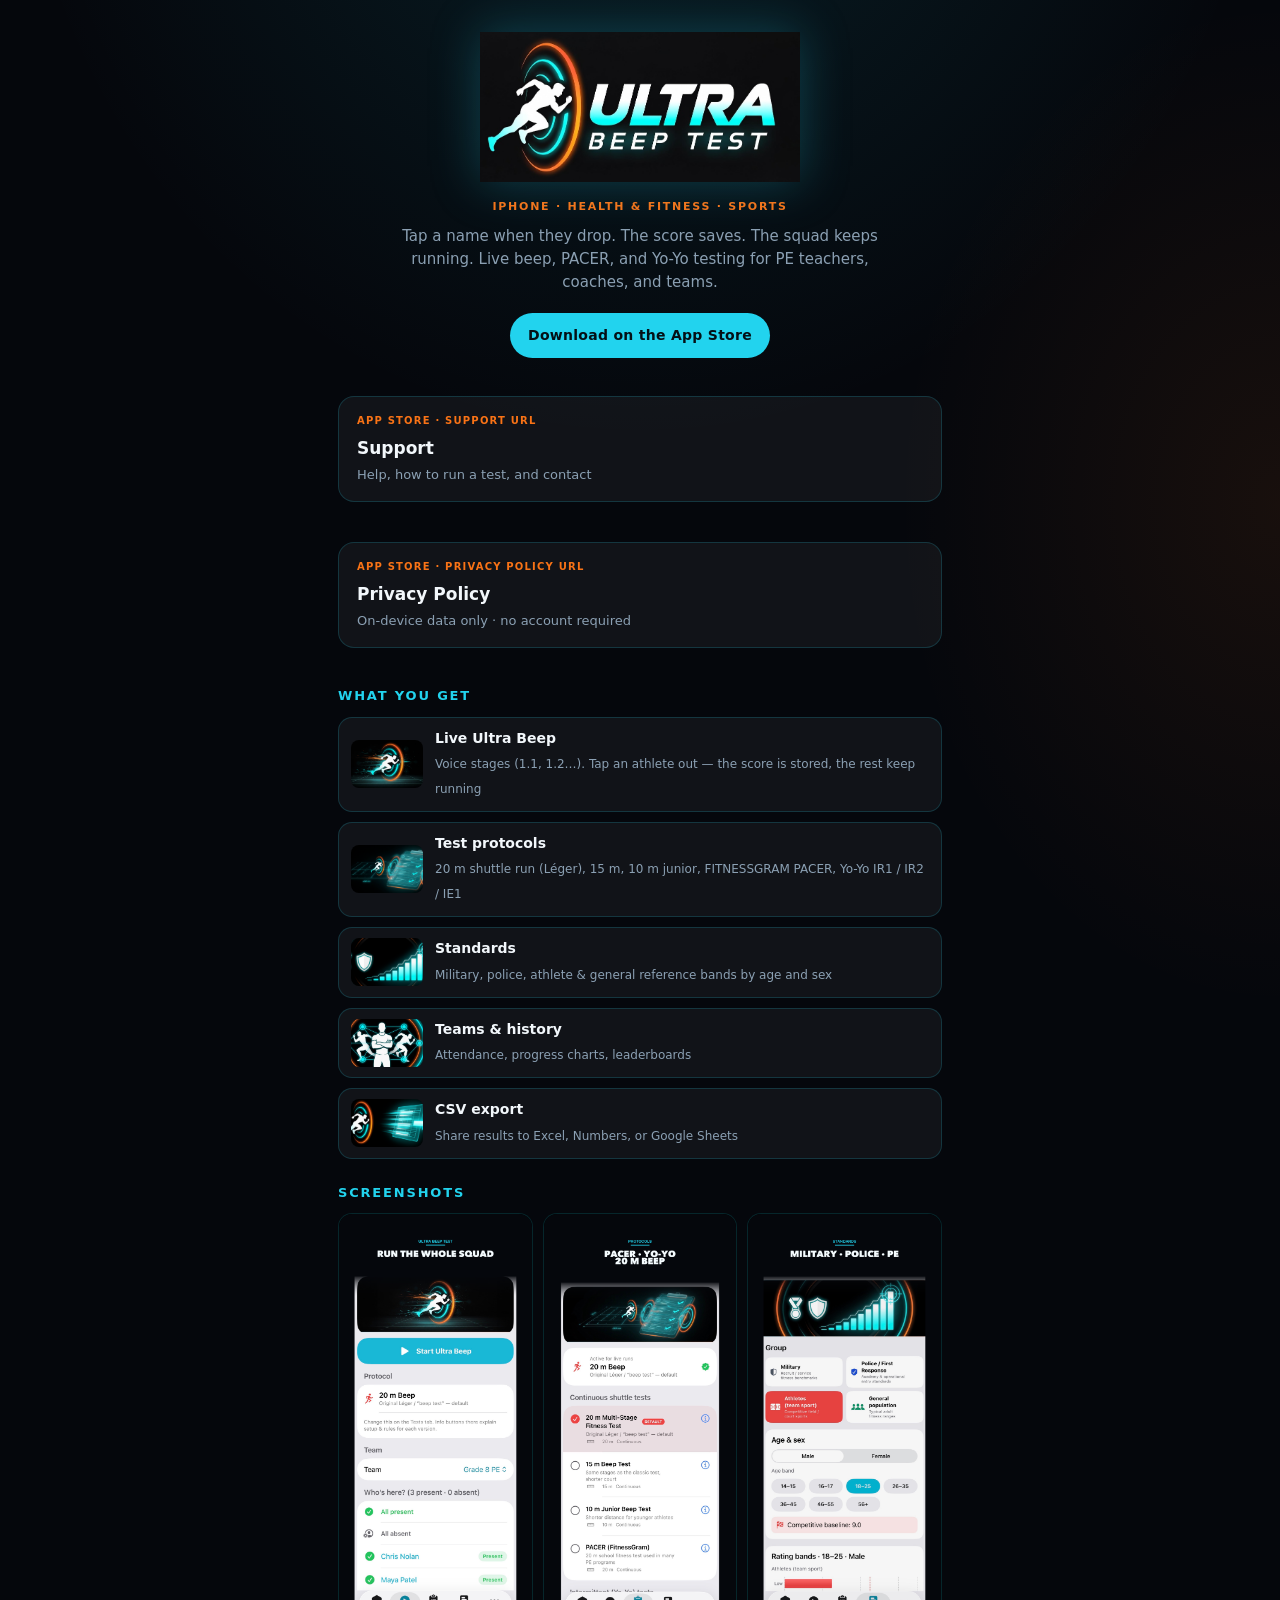
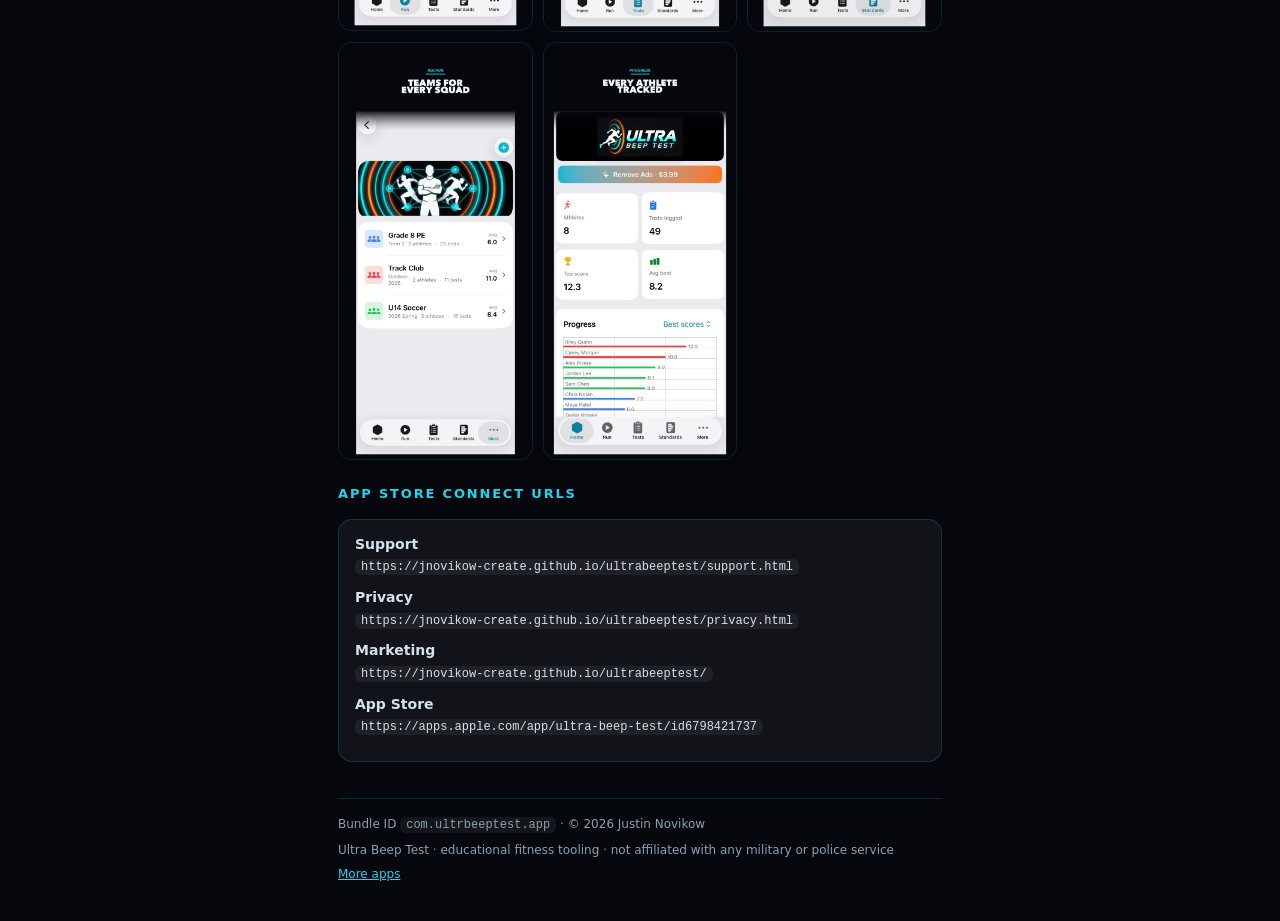
<file: index.html>
<!DOCTYPE html>
<html lang="en">
<head>
  <meta charset="UTF-8" />
  <meta name="viewport" content="width=device-width, initial-scale=1, viewport-fit=cover" />
  <meta name="theme-color" content="#05070c" />
  <title>Ultra Beep Test — live shuttle run for teams</title>
  <meta name="description" content="Live beep / bleep / PACER / Yo-Yo test for iPhone. Tap athletes out, voice stages, teams, standards, CSV. Built for PE teachers and coaches." />
  <link rel="icon" href="icon.png" type="image/png" />
  <link rel="apple-touch-icon" href="icon-512.png" />
  <meta property="og:title" content="Ultra Beep Test — live shuttle run for teams" />
  <meta property="og:description" content="Tap a name when they drop. The score saves. The squad keeps running." />
  <meta property="og:image" content="logo.png" />
  <link rel="stylesheet" href="styles.css" />
</head>
<body>
  <header class="hero">
    <img class="logo" src="logo.png" width="320" height="auto" alt="Ultra Beep Test" />
    <p class="eyebrow">iPhone · Health &amp; Fitness · Sports</p>
    <h1 class="visually-hidden">Ultra Beep Test</h1>
    <p class="lede">
      Tap a name when they drop. The score saves. The squad keeps running.
      Live beep, PACER, and Yo-Yo testing for PE teachers, coaches, and teams.
    </p>
    <p class="cta-wrap">
      <a class="cta" href="https://apps.apple.com/app/ultra-beep-test/id6798421737">Download on the App Store</a>
    </p>
  </header>

  <nav class="cards" aria-label="App Store required pages">
    <a class="card link-card" href="support.html">
      <span class="card-kicker">App Store · Support URL</span>
      <strong>Support</strong>
      <span class="card-desc">Help, how to run a test, and contact</span>
    </a>
    <a class="card link-card" href="privacy.html">
      <span class="card-kicker">App Store · Privacy Policy URL</span>
      <strong>Privacy Policy</strong>
      <span class="card-desc">On-device data only · no account required</span>
    </a>
  </nav>

  <h2>What you get</h2>
  <div class="features">
    <div class="feature">
      <img src="hero-run.png" alt="" />
      <div>
        <strong>Live Ultra Beep</strong>
        <span>Voice stages (1.1, 1.2…). Tap an athlete out — the score is stored, the rest keep running</span>
      </div>
    </div>
    <div class="feature">
      <img src="hero-tests.png" alt="" />
      <div>
        <strong>Test protocols</strong>
        <span>20 m shuttle run (Léger), 15 m, 10 m junior, FITNESSGRAM PACER, Yo-Yo IR1 / IR2 / IE1</span>
      </div>
    </div>
    <div class="feature">
      <img src="hero-standards.png" alt="" />
      <div>
        <strong>Standards</strong>
        <span>Military, police, athlete &amp; general reference bands by age and sex</span>
      </div>
    </div>
    <div class="feature">
      <img src="hero-teams.png" alt="" />
      <div>
        <strong>Teams &amp; history</strong>
        <span>Attendance, progress charts, leaderboards</span>
      </div>
    </div>
    <div class="feature">
      <img src="hero-export.png" alt="" />
      <div>
        <strong>CSV export</strong>
        <span>Share results to Excel, Numbers, or Google Sheets</span>
      </div>
    </div>
  </div>

  <section class="shots" aria-label="Screenshots">
    <h2>Screenshots</h2>
    <div class="shot-grid">
      <img src="aso-1.png" alt="Run the whole squad — Start Ultra Beep" loading="lazy" />
      <img src="aso-2.png" alt="PACER, Yo-Yo, and 20 m beep protocols" loading="lazy" />
      <img src="aso-3.png" alt="Military, police, and PE standards" loading="lazy" />
      <img src="aso-4.png" alt="Teams for every squad" loading="lazy" />
      <img src="aso-5.png" alt="Every athlete tracked" loading="lazy" />
    </div>
  </section>

  <h2>App Store Connect URLs</h2>
  <div class="card urls">
    <p><strong>Support</strong><br /><code>https://jnovikow-create.github.io/ultrabeeptest/support.html</code></p>
    <p><strong>Privacy</strong><br /><code>https://jnovikow-create.github.io/ultrabeeptest/privacy.html</code></p>
    <p><strong>Marketing</strong><br /><code>https://jnovikow-create.github.io/ultrabeeptest/</code></p>
    <p><strong>App Store</strong><br /><code>https://apps.apple.com/app/ultra-beep-test/id6798421737</code></p>
  </div>

  <footer class="foot">
    <p>Bundle ID <code>com.ultrbeeptest.app</code> · © 2026 Justin Novikow</p>
    <p>Ultra Beep Test · educational fitness tooling · not affiliated with any military or police service</p>
    <p><a href="https://jnovikow-create.github.io/">More apps</a></p>
  </footer>
</body>
</html>
</file>
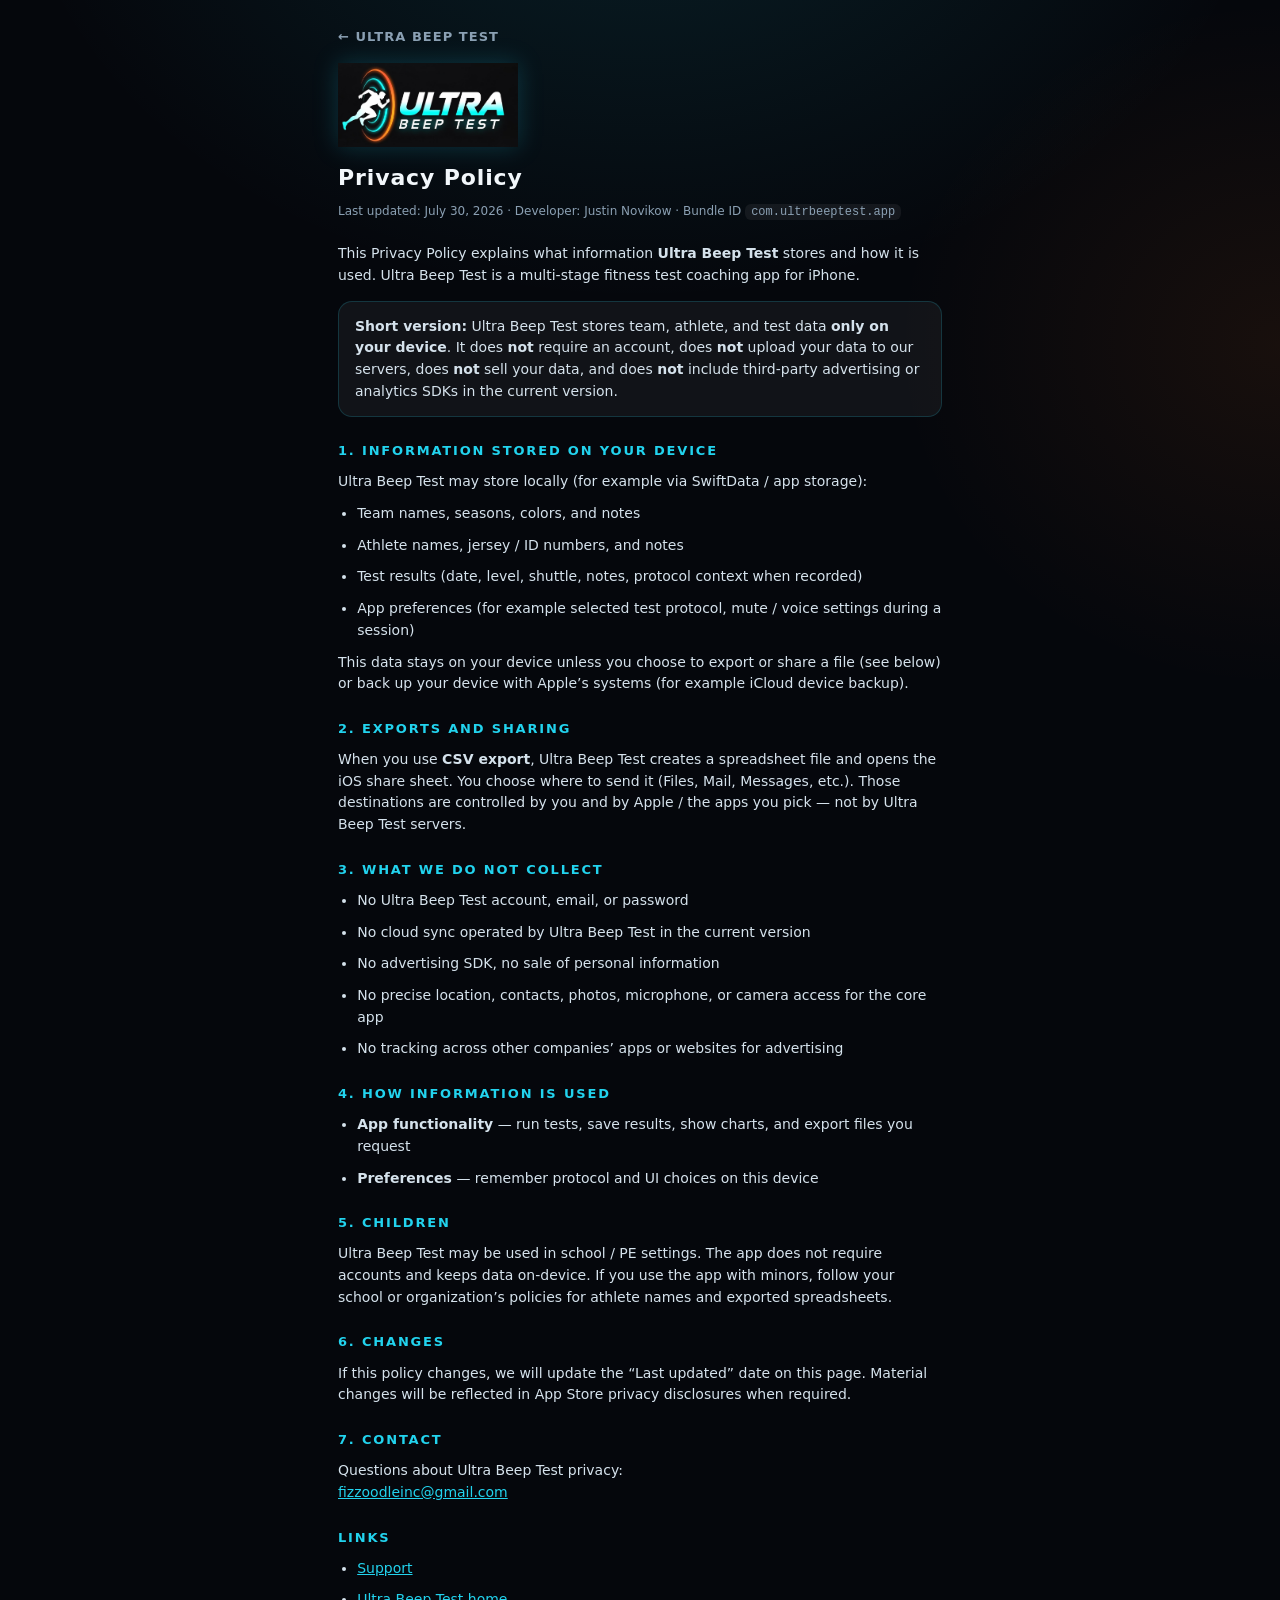
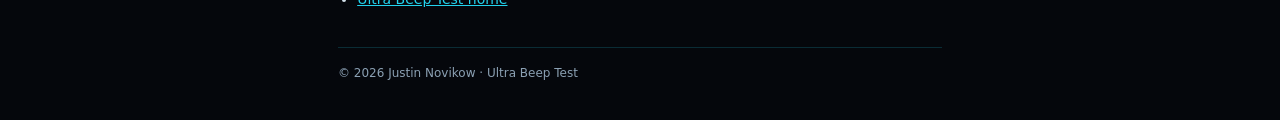
<file: privacy.html>
<!DOCTYPE html>
<html lang="en">
<head>
  <meta charset="UTF-8" />
  <meta name="viewport" content="width=device-width, initial-scale=1, viewport-fit=cover" />
  <meta name="theme-color" content="#05070c" />
  <title>Ultra Beep Test — Privacy Policy</title>
  <meta name="description" content="Privacy policy for Ultra Beep Test (com.ultrbeeptest.app)." />
  <link rel="icon" href="icon.png" type="image/png" />
  <link rel="stylesheet" href="styles.css" />
</head>
<body>
  <a class="back" href="index.html">← Ultra Beep Test</a>
  <img class="logo logo-sm" src="logo.png" width="180" height="auto" alt="Ultra Beep Test" />
  <h1>Privacy Policy</h1>
  <p class="meta">Last updated: July 30, 2026 · Developer: Justin Novikow · Bundle ID <code>com.ultrbeeptest.app</code></p>

  <p>
    This Privacy Policy explains what information <strong>Ultra Beep Test</strong> stores and how it is used.
    Ultra Beep Test is a multi-stage fitness test coaching app for iPhone.
  </p>

  <div class="card">
    <p style="margin:0">
      <strong>Short version:</strong> Ultra Beep Test stores team, athlete, and test data
      <strong>only on your device</strong>. It does <strong>not</strong> require an account,
      does <strong>not</strong> upload your data to our servers, does <strong>not</strong> sell your data,
      and does <strong>not</strong> include third-party advertising or analytics SDKs in the current version.
    </p>
  </div>

  <h2>1. Information stored on your device</h2>
  <p>Ultra Beep Test may store locally (for example via SwiftData / app storage):</p>
  <ul>
    <li>Team names, seasons, colors, and notes</li>
    <li>Athlete names, jersey / ID numbers, and notes</li>
    <li>Test results (date, level, shuttle, notes, protocol context when recorded)</li>
    <li>App preferences (for example selected test protocol, mute / voice settings during a session)</li>
  </ul>
  <p>
    This data stays on your device unless you choose to export or share a file (see below)
    or back up your device with Apple’s systems (for example iCloud device backup).
  </p>

  <h2>2. Exports and sharing</h2>
  <p>
    When you use <strong>CSV export</strong>, Ultra Beep Test creates a spreadsheet file and opens the
    iOS share sheet. You choose where to send it (Files, Mail, Messages, etc.).
    Those destinations are controlled by you and by Apple / the apps you pick — not by Ultra Beep Test servers.
  </p>

  <h2>3. What we do not collect</h2>
  <ul>
    <li>No Ultra Beep Test account, email, or password</li>
    <li>No cloud sync operated by Ultra Beep Test in the current version</li>
    <li>No advertising SDK, no sale of personal information</li>
    <li>No precise location, contacts, photos, microphone, or camera access for the core app</li>
    <li>No tracking across other companies’ apps or websites for advertising</li>
  </ul>

  <h2>4. How information is used</h2>
  <ul>
    <li><strong>App functionality</strong> — run tests, save results, show charts, and export files you request</li>
    <li><strong>Preferences</strong> — remember protocol and UI choices on this device</li>
  </ul>

  <h2>5. Children</h2>
  <p>
    Ultra Beep Test may be used in school / PE settings. The app does not require accounts and keeps
    data on-device. If you use the app with minors, follow your school or organization’s policies for
    athlete names and exported spreadsheets.
  </p>

  <h2>6. Changes</h2>
  <p>
    If this policy changes, we will update the “Last updated” date on this page.
    Material changes will be reflected in App Store privacy disclosures when required.
  </p>

  <h2>7. Contact</h2>
  <p>
    Questions about Ultra Beep Test privacy:<br />
    <a href="mailto:fizzoodleinc@gmail.com?subject=Ultra%20Beep%20Test%20Privacy">fizzoodleinc@gmail.com</a>
  </p>

  <h2>Links</h2>
  <ul>
    <li><a href="support.html">Support</a></li>
    <li><a href="index.html">Ultra Beep Test home</a></li>
  </ul>

  <footer class="foot">
    <p>© 2026 Justin Novikow · Ultra Beep Test</p>
  </footer>
</body>
</html>
</file>
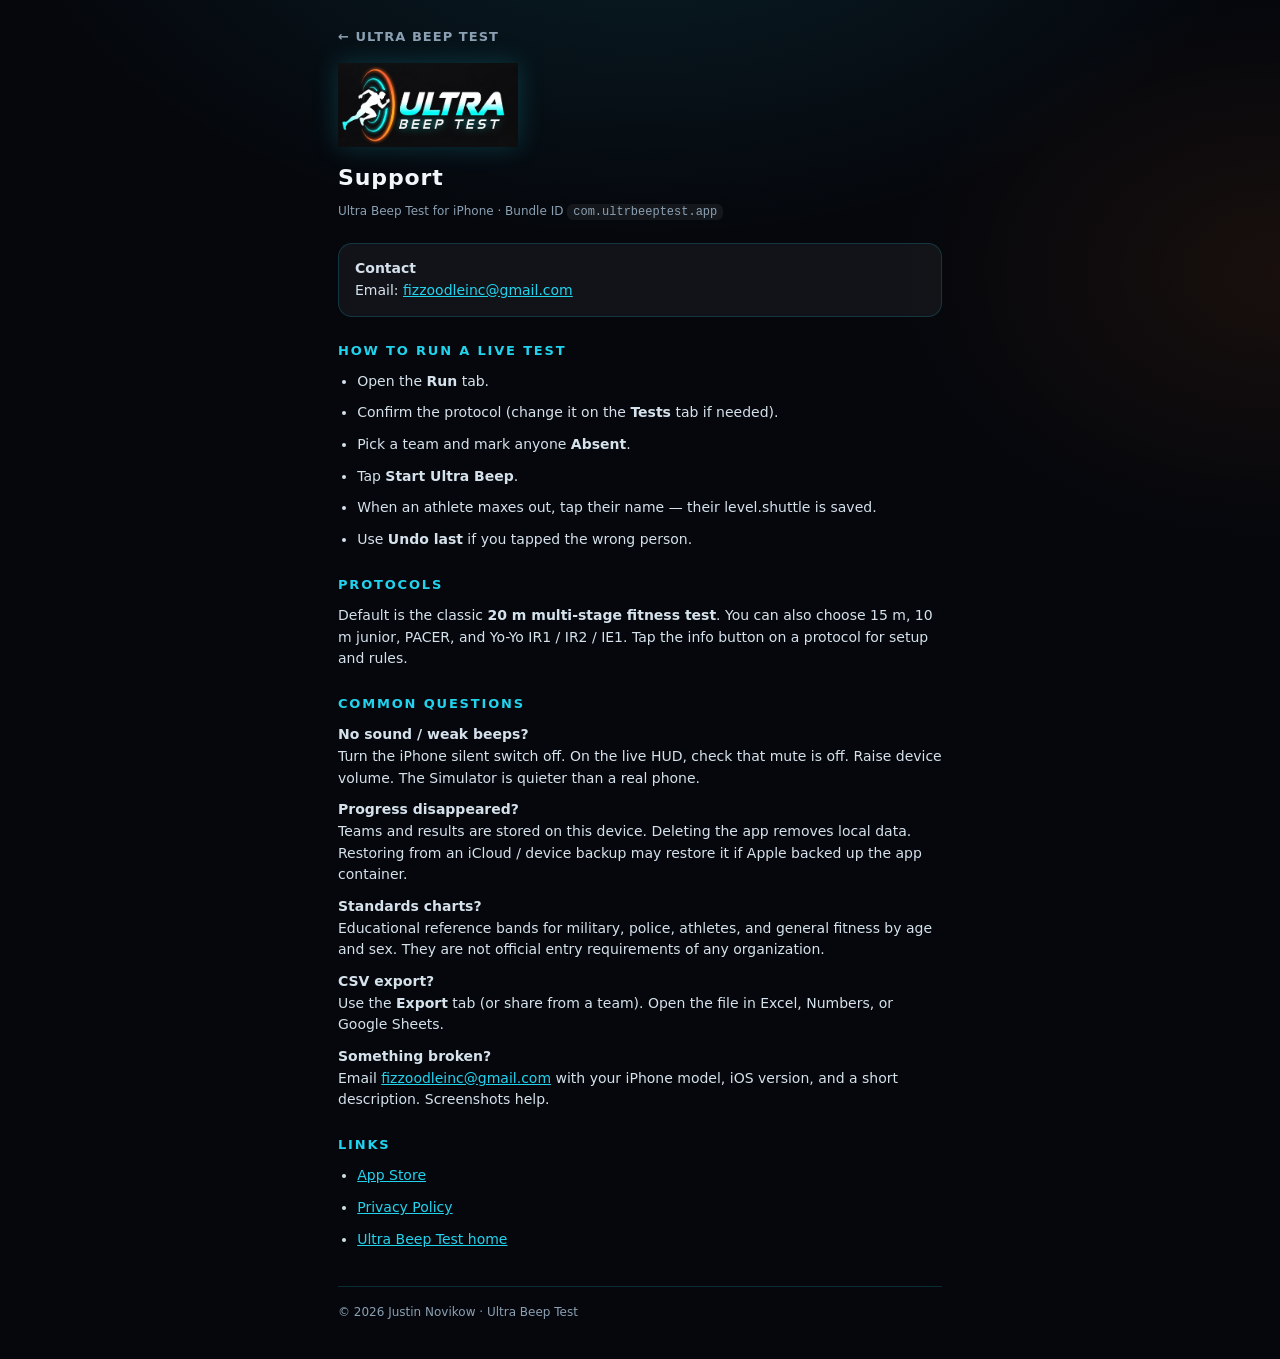
<file: support.html>
<!DOCTYPE html>
<html lang="en">
<head>
  <meta charset="UTF-8" />
  <meta name="viewport" content="width=device-width, initial-scale=1, viewport-fit=cover" />
  <meta name="theme-color" content="#05070c" />
  <title>Ultra Beep Test — Support</title>
  <meta name="description" content="Ultra Beep Test support and contact." />
  <link rel="icon" href="icon.png" type="image/png" />
  <link rel="stylesheet" href="styles.css" />
</head>
<body>
  <a class="back" href="index.html">← Ultra Beep Test</a>
  <img class="logo logo-sm" src="logo.png" width="180" height="auto" alt="Ultra Beep Test" />
  <h1>Support</h1>
  <p class="meta">Ultra Beep Test for iPhone · Bundle ID <code>com.ultrbeeptest.app</code></p>

  <div class="card">
    <p style="margin:0">
      <strong>Contact</strong><br />
      Email:
      <a href="mailto:fizzoodleinc@gmail.com?subject=Ultra%20Beep%20Test%20Support">fizzoodleinc@gmail.com</a>
    </p>
  </div>

  <h2>How to run a live test</h2>
  <ul>
    <li>Open the <strong>Run</strong> tab.</li>
    <li>Confirm the protocol (change it on the <strong>Tests</strong> tab if needed).</li>
    <li>Pick a team and mark anyone <strong>Absent</strong>.</li>
    <li>Tap <strong>Start Ultra Beep</strong>.</li>
    <li>When an athlete maxes out, tap their name — their level.shuttle is saved.</li>
    <li>Use <strong>Undo last</strong> if you tapped the wrong person.</li>
  </ul>

  <h2>Protocols</h2>
  <p>
    Default is the classic <strong>20 m multi-stage fitness test</strong>.
    You can also choose 15 m, 10 m junior, PACER, and Yo-Yo IR1 / IR2 / IE1.
    Tap the info button on a protocol for setup and rules.
  </p>

  <h2>Common questions</h2>
  <p><strong>No sound / weak beeps?</strong><br />
    Turn the iPhone silent switch off. On the live HUD, check that mute is off.
    Raise device volume. The Simulator is quieter than a real phone.</p>

  <p><strong>Progress disappeared?</strong><br />
    Teams and results are stored on this device. Deleting the app removes local data.
    Restoring from an iCloud / device backup may restore it if Apple backed up the app container.</p>

  <p><strong>Standards charts?</strong><br />
    Educational reference bands for military, police, athletes, and general fitness by age and sex.
    They are not official entry requirements of any organization.</p>

  <p><strong>CSV export?</strong><br />
    Use the <strong>Export</strong> tab (or share from a team). Open the file in Excel, Numbers, or Google Sheets.</p>

  <p><strong>Something broken?</strong><br />
    Email
    <a href="mailto:fizzoodleinc@gmail.com?subject=Ultra%20Beep%20Test%20Bug">fizzoodleinc@gmail.com</a>
    with your iPhone model, iOS version, and a short description. Screenshots help.</p>

  <h2>Links</h2>
  <ul>
    <li><a href="https://apps.apple.com/app/ultra-beep-test/id6798421737">App Store</a></li>
    <li><a href="privacy.html">Privacy Policy</a></li>
    <li><a href="index.html">Ultra Beep Test home</a></li>
  </ul>

  <footer class="foot">
    <p>© 2026 Justin Novikow · Ultra Beep Test</p>
  </footer>
</body>
</html>
</file>
<file: styles.css>
:root {
  --bg: #05070c;
  --fg: #f2f7fb;
  --muted: #8ba0b3;
  --accent: #22d3ee;
  --orange: #f97316;
  --card: rgba(255, 255, 255, 0.05);
  --border: rgba(34, 211, 238, 0.18);
}

* {
  box-sizing: border-box;
  margin: 0;
  padding: 0;
}

body {
  font-family: "SF Pro Display", "Segoe UI", system-ui, -apple-system, sans-serif;
  background:
    radial-gradient(ellipse 90% 50% at 50% -10%, rgba(34, 211, 238, 0.12), transparent 55%),
    radial-gradient(ellipse 60% 40% at 100% 20%, rgba(249, 115, 22, 0.08), transparent 50%),
    var(--bg);
  color: var(--fg);
  line-height: 1.55;
  padding: 24px 18px calc(32px + env(safe-area-inset-bottom));
  max-width: 640px;
  margin: 0 auto;
  min-height: 100vh;
}

h1 {
  font-size: 22px;
  letter-spacing: 0.04em;
  margin-bottom: 6px;
}

h2 {
  font-size: 13px;
  letter-spacing: 0.14em;
  text-transform: uppercase;
  color: var(--accent);
  margin: 24px 0 10px;
}

h3 {
  font-size: 13px;
  color: var(--muted);
  margin: 14px 0 6px;
  font-weight: 600;
}

.meta {
  color: var(--muted);
  font-size: 12px;
  margin-bottom: 22px;
}

p,
li {
  font-size: 14px;
  color: #d5e2ec;
  margin-bottom: 10px;
}

ul {
  padding-left: 1.2em;
  margin-bottom: 10px;
}

a {
  color: var(--accent);
}

code {
  font-size: 12px;
  background: rgba(255, 255, 255, 0.06);
  padding: 1px 6px;
  border-radius: 6px;
}

.card {
  background: var(--card);
  border: 1px solid var(--border);
  border-radius: 14px;
  padding: 14px 16px;
  margin: 14px 0;
}

.back {
  display: inline-block;
  margin-bottom: 16px;
  font-size: 13px;
  font-weight: 700;
  letter-spacing: 0.08em;
  text-transform: uppercase;
  text-decoration: none;
  color: var(--muted);
}

.back:hover {
  color: var(--accent);
}

.hero {
  margin: 8px 0 24px;
  text-align: center;
}

.logo {
  display: block;
  margin: 0 auto 16px;
  max-width: min(320px, 88vw);
  height: auto;
  filter: drop-shadow(0 0 24px rgba(34, 211, 238, 0.25));
}

.logo-sm {
  max-width: 180px;
  margin: 0 0 14px;
  filter: drop-shadow(0 0 12px rgba(34, 211, 238, 0.2));
}

.eyebrow {
  font-size: 11px;
  font-weight: 700;
  letter-spacing: 0.16em;
  text-transform: uppercase;
  color: var(--orange);
  margin-bottom: 10px;
}

.lede {
  font-size: 15px;
  color: var(--muted);
  max-width: 34em;
  margin: 0 auto;
}

.cta-wrap {
  margin: 18px 0 4px;
}

.cta {
  display: inline-block;
  background: var(--accent);
  color: #041016;
  font-weight: 800;
  font-size: 14px;
  letter-spacing: 0.02em;
  text-decoration: none;
  padding: 12px 18px;
  border-radius: 999px;
}

.cta:hover {
  filter: brightness(1.08);
}

.visually-hidden {
  position: absolute;
  width: 1px;
  height: 1px;
  padding: 0;
  margin: -1px;
  overflow: hidden;
  clip: rect(0, 0, 0, 0);
  border: 0;
}

.cards {
  display: grid;
  gap: 12px;
  margin: 8px 0 8px;
}

.link-card {
  display: block;
  text-decoration: none;
  color: inherit;
  background: var(--card);
  border: 1px solid var(--border);
  border-radius: 16px;
  padding: 16px 18px;
  transition: border-color 0.15s ease, transform 0.15s ease;
}

.link-card:hover {
  border-color: rgba(34, 211, 238, 0.45);
  transform: translateY(-1px);
}

.card-kicker {
  display: block;
  font-size: 10px;
  font-weight: 700;
  letter-spacing: 0.12em;
  text-transform: uppercase;
  color: var(--orange);
  margin-bottom: 6px;
}

.link-card strong {
  display: block;
  font-size: 17px;
  color: var(--fg);
  margin-bottom: 4px;
}

.card-desc {
  display: block;
  font-size: 13px;
  color: var(--muted);
}

.features {
  display: grid;
  gap: 10px;
  margin-top: 8px;
}

.feature {
  display: grid;
  grid-template-columns: 72px 1fr;
  gap: 12px;
  align-items: center;
  background: var(--card);
  border: 1px solid var(--border);
  border-radius: 14px;
  padding: 10px 12px;
  overflow: hidden;
}

.feature img {
  width: 72px;
  height: 48px;
  object-fit: cover;
  border-radius: 8px;
  background: #000;
}

.feature strong {
  display: block;
  font-size: 14px;
  margin-bottom: 2px;
}

.feature span {
  font-size: 12px;
  color: var(--muted);
}

.shots {
  margin-top: 8px;
}

.shot-grid {
  display: grid;
  grid-template-columns: repeat(2, minmax(0, 1fr));
  gap: 10px;
}

.shot-grid img {
  width: 100%;
  height: auto;
  border-radius: 14px;
  border: 1px solid var(--border);
  background: #000;
  display: block;
}

.urls {
  font-size: 12px;
  color: var(--muted);
}

.urls code {
  word-break: break-all;
}

.foot {
  margin-top: 36px;
  padding-top: 16px;
  border-top: 1px solid var(--border);
  color: var(--muted);
  font-size: 12px;
}

.foot p {
  color: var(--muted);
  font-size: 12px;
  margin-bottom: 6px;
}

@media (min-width: 520px) {
  .shot-grid {
    grid-template-columns: repeat(3, minmax(0, 1fr));
  }
}
</file>
